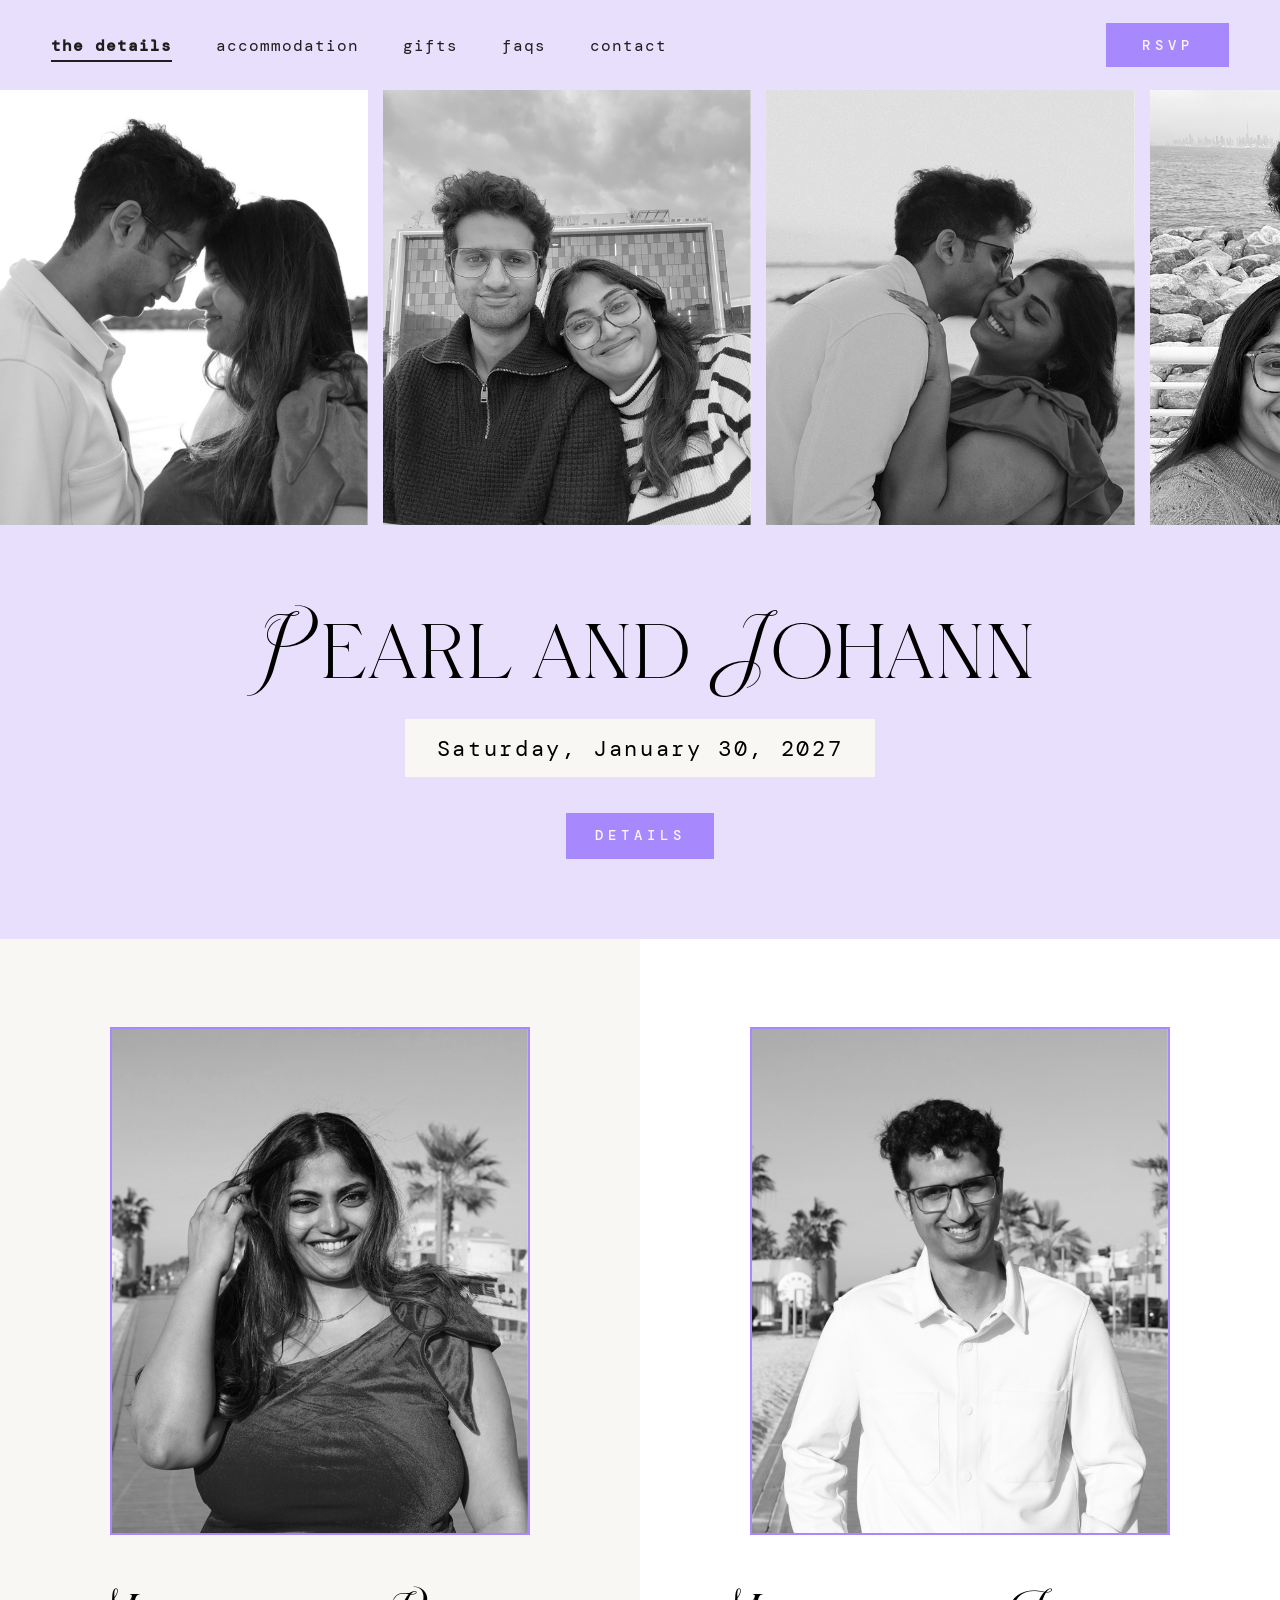
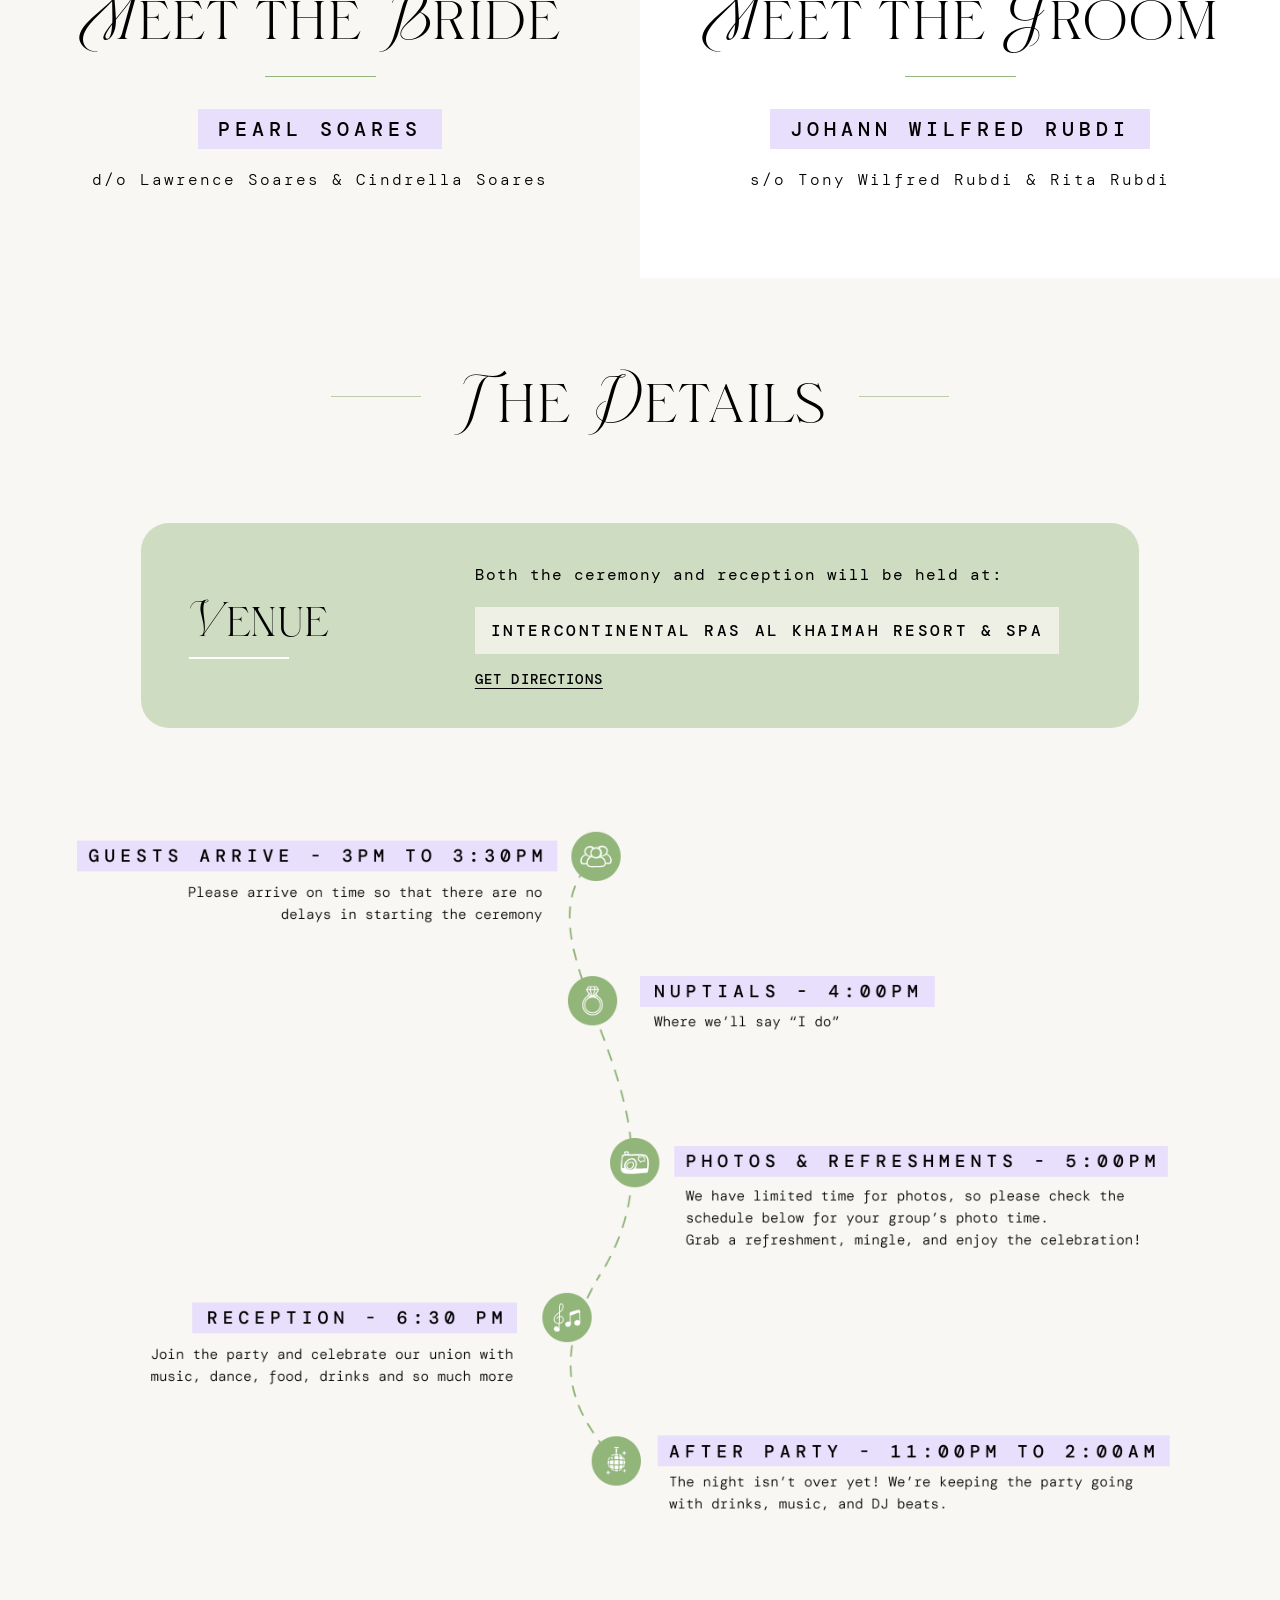
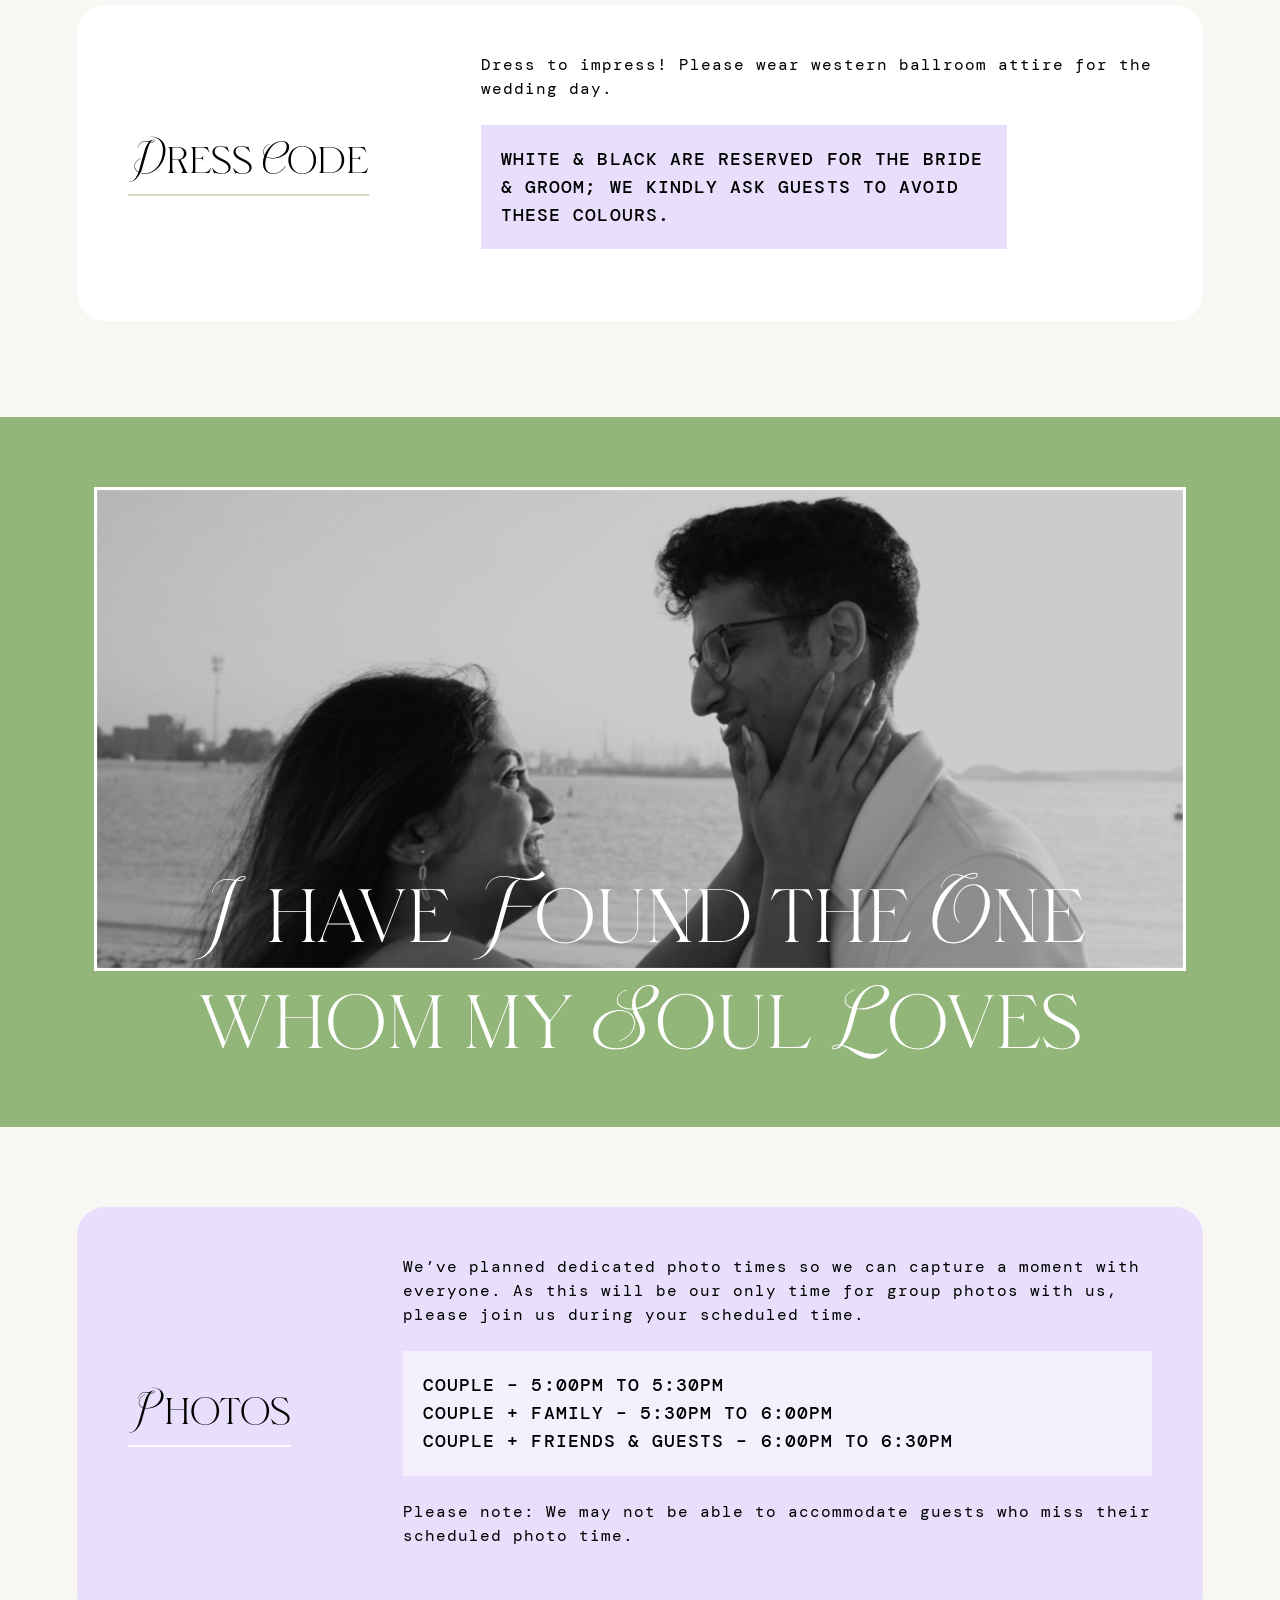
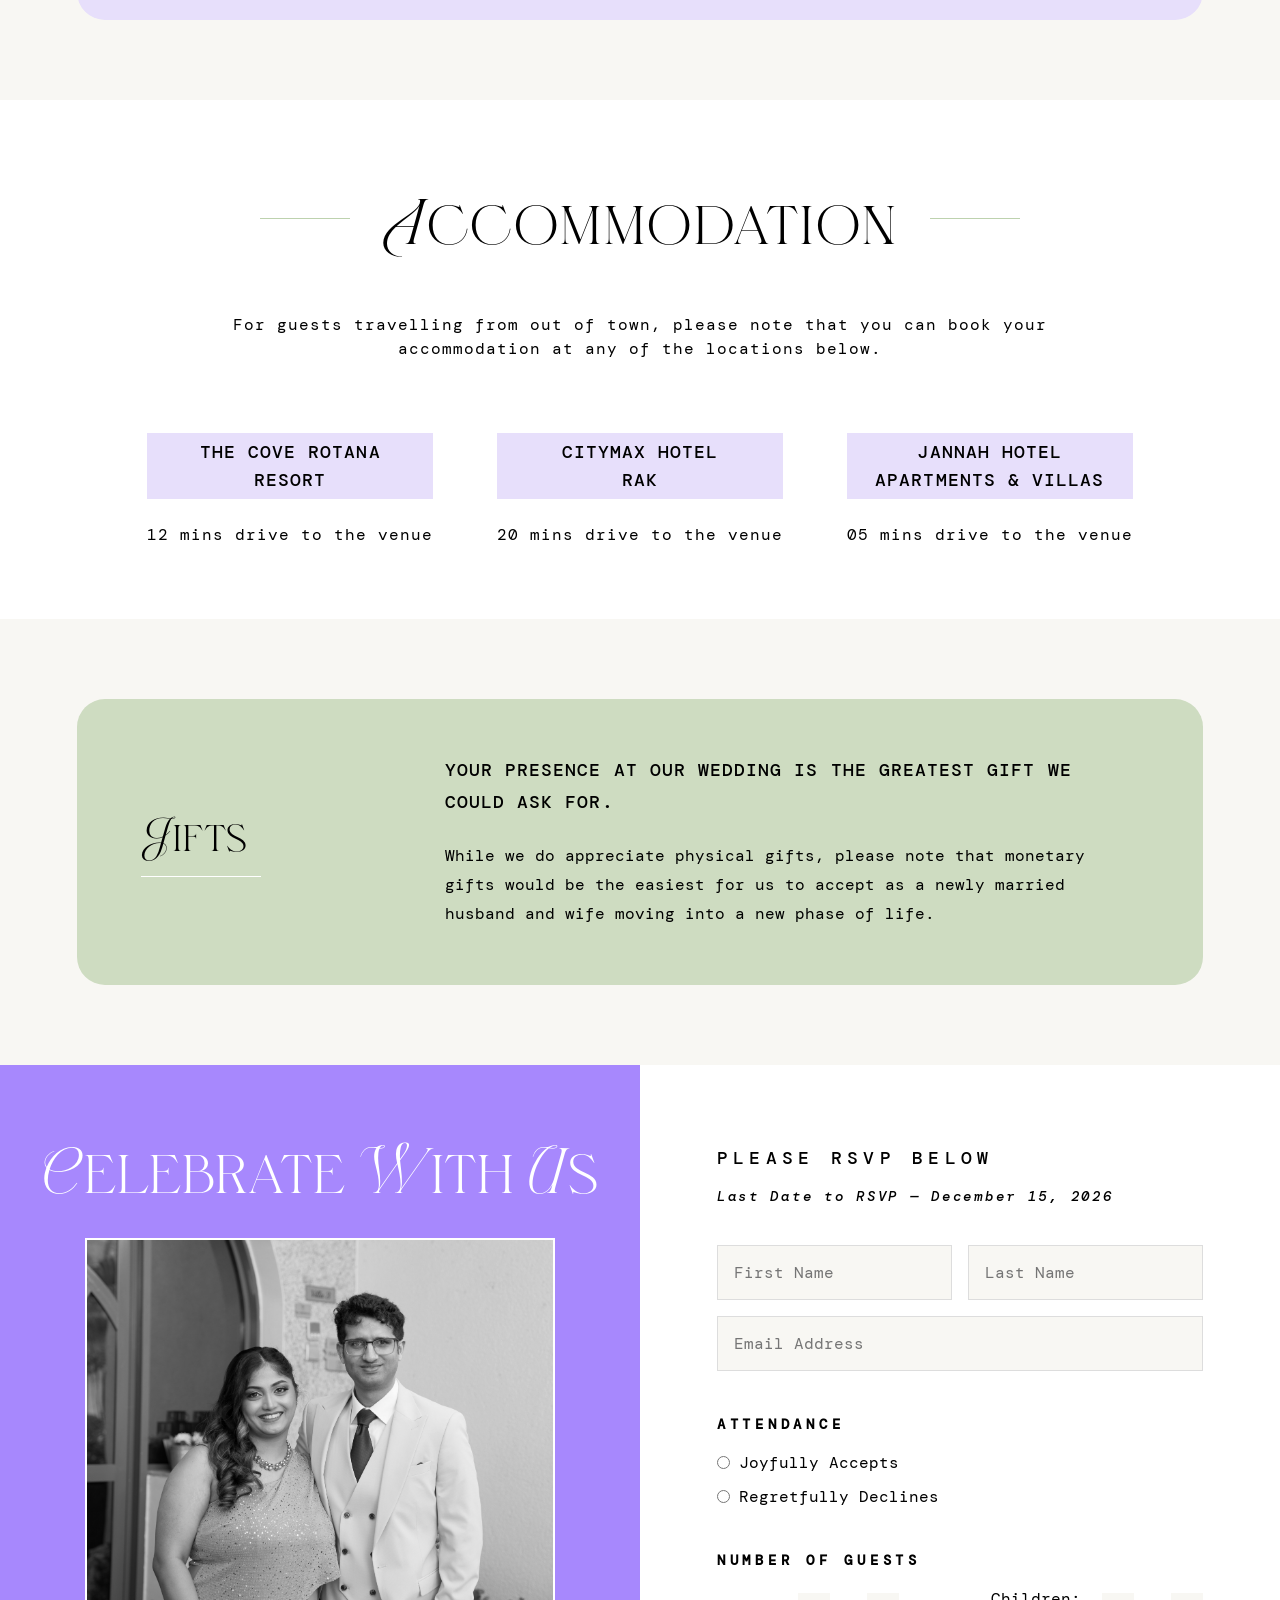
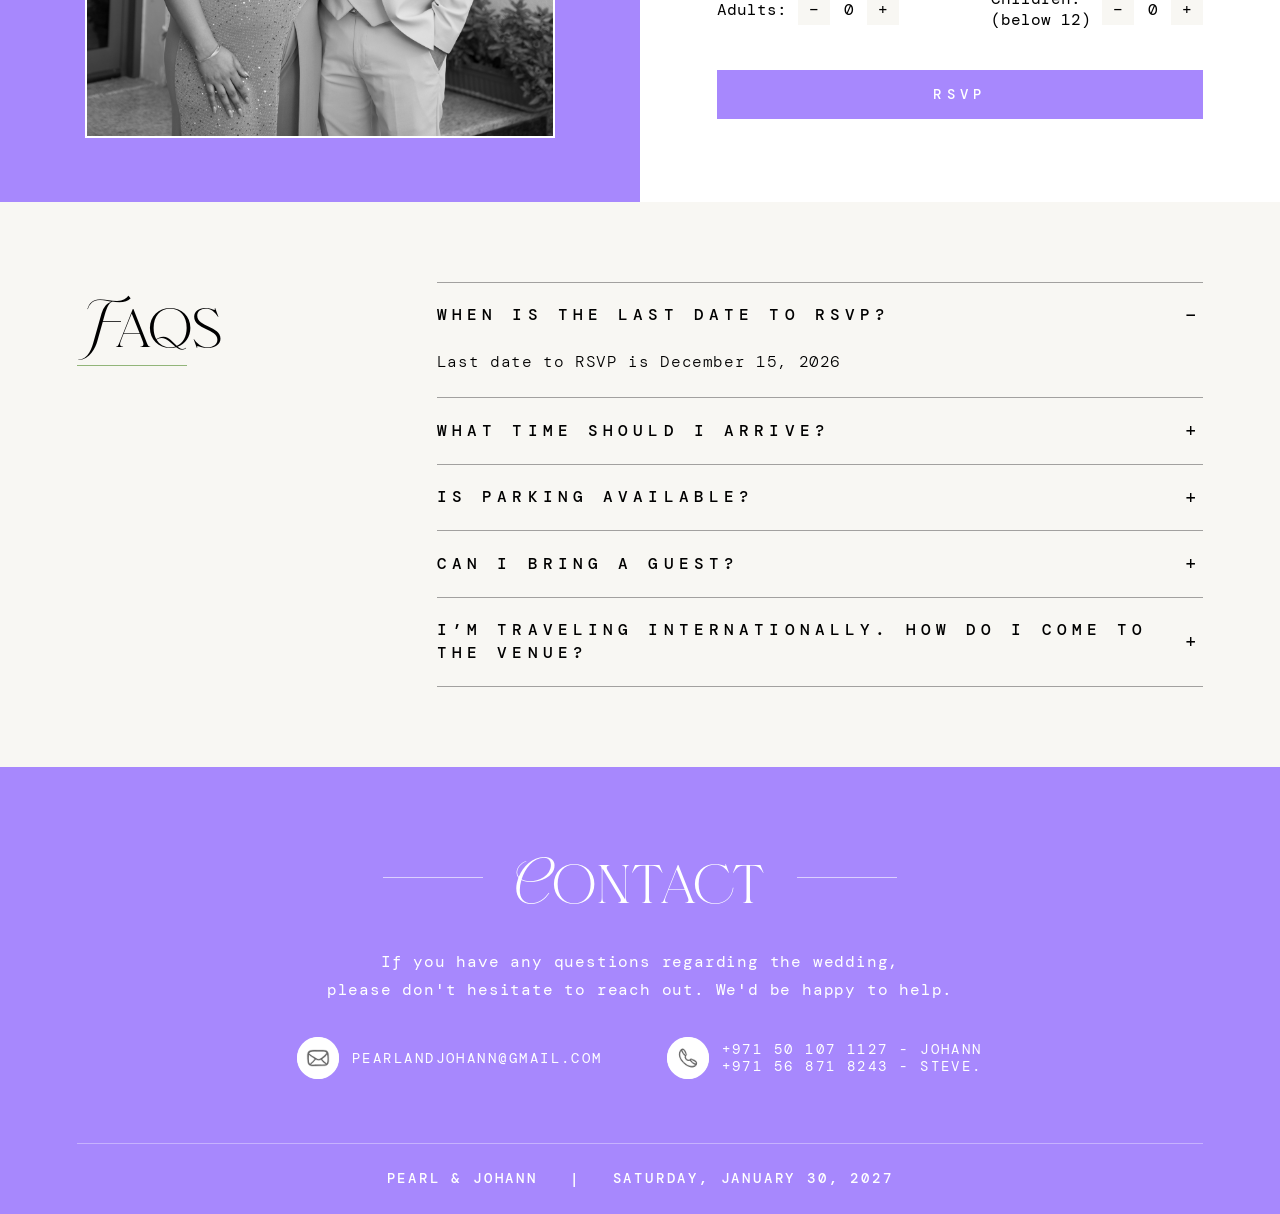
<file: index.html>
<!DOCTYPE html>
<html lang="en">

<head>
  <meta charset="utf-8" />
  <meta content="width=device-width, initial-scale=1.0" name="viewport" />
  <title>
    Pearl &amp; Johann &mdash; January 30, 2027
  </title>
  <link href="https://fonts.googleapis.com" rel="preconnect" />
  <link crossorigin="" href="https://fonts.gstatic.com" rel="preconnect" />
  <link href="https://fonts.googleapis.com/css2?family=DM+Mono:ital,wght@0,300;0,400;0,500;1,400&amp;display=swap"
    rel="stylesheet" />
  <link href="css/style.css" rel="stylesheet" />
</head>

<body>
  <header class="site-header">
    <nav class="nav">
      <div class="nav-inner">
        <button aria-controls="mobile-menu" aria-expanded="false" aria-label="Open menu" class="hamburger">
          <img alt="" src="assets/icons/hamburger.png" />
        </button>
        <ul class="nav-links">
          <li>
            <a class="active" href="#details">
              the details
            </a>
          </li>
          <li>
            <a href="#accommodation">
              accommodation
            </a>
          </li>
          <li>
            <a href="#gifts">
              gifts
            </a>
          </li>
          <li>
            <a href="#faqs">
              faqs
            </a>
          </li>
          <li>
            <a href="#contact">
              contact
            </a>
          </li>
        </ul>
        <a class="btn btn-cta nav-rsvp" href="#rsvp">
          RSVP
        </a>
      </div>
    </nav>
    <div class="mobile-menu" id="mobile-menu">
      <button aria-label="Close menu" class="mobile-menu-close">
        <span>
        </span>
        <span>
        </span>
      </button>
      <ul class="mobile-menu-links">
        <li>
          <a class="active" href="#details">
            the details
          </a>
        </li>
        <li>
          <a href="#accommodation">
            accommodation
          </a>
        </li>
        <li>
          <a href="#gifts">
            gifts
          </a>
        </li>
        <li>
          <a href="#faqs">
            faqs
          </a>
        </li>
        <li>
          <a href="#contact">
            contact
          </a>
        </li>
      </ul>
      <a class="btn btn-cta mobile-menu-rsvp" href="#rsvp">
        RSVP
      </a>
    </div>
    <div aria-hidden="false" class="scroll-strip">
      <div class="scroll-track">
        <!-- set 1 -->
        <img alt="Pearl and Johann" height="682" src="assets/images/scroll/scroll-1.jpg" width="577" />
        <img alt="Pearl and Johann" height="682" src="assets/images/scroll/scroll-2.jpg" width="577" />
        <img alt="Pearl and Johann" height="682" src="assets/images/scroll/scroll-3.jpg" width="577" />
        <img alt="Pearl and Johann" height="682" src="assets/images/scroll/scroll-4.jpg" width="577" />
        <img alt="Pearl and Johann" height="682" src="assets/images/scroll/scroll-5.jpg" width="577" />
        <img alt="Pearl and Johann" height="682" src="assets/images/scroll/scroll-6.jpg" width="577" />
        <!-- set 2 (duplicate for seamless loop) -->
        <img alt="" aria-hidden="true" height="682" src="assets/images/scroll/scroll-1.jpg" width="577" />
        <img alt="" aria-hidden="true" height="682" src="assets/images/scroll/scroll-2.jpg" width="577" />
        <img alt="" aria-hidden="true" height="682" src="assets/images/scroll/scroll-3.jpg" width="577" />
        <img alt="" aria-hidden="true" height="682" src="assets/images/scroll/scroll-4.jpg" width="577" />
        <img alt="" aria-hidden="true" height="682" src="assets/images/scroll/scroll-5.jpg" width="577" />
        <img alt="" aria-hidden="true" height="682" src="assets/images/scroll/scroll-6.jpg" width="577" />
      </div>
    </div>
    <div class="hero">
      <h1 class="hero-title">
        Pearl and Johann
      </h1>
      <div class="hero-date">
        Saturday, January 30, 2027
      </div>
      <a class="btn btn-cta hero-details-btn" href="#details">
        DETAILS
      </a>
    </div>
  </header>
  <section class="meet" id="meet">
    <div class="meet-col meet-bride">
      <div class="meet-photo-wrap">
        <img alt="Pearl Soares" class="meet-photo" src="assets/images/meet/pearl.jpg" />
      </div>
      <h2 class="meet-heading">
        Meet the Bride
      </h2>
      <hr class="title-divider" />
      <span class="meet-name-pill">
        Pearl Soares
      </span>
      <p class="meet-parent">
        d/o Lawrence Soares &amp; Cindrella&nbsp;Soares
      </p>
    </div>
    <div class="meet-col meet-groom">
      <div class="meet-photo-wrap">
        <img alt="Johann Wilfred Rubdi" class="meet-photo" src="assets/images/meet/johann.jpg" />
      </div>
      <h2 class="meet-heading">
        Meet the Groom
      </h2>
      <hr class="title-divider" />
      <span class="meet-name-pill">
        Johann Wilfred Rubdi
      </span>
      <p class="meet-parent">
        s/o Tony Wilfred Rubdi &amp; Rita&nbsp;Rubdi
      </p>
    </div>
  </section>
  <section class="details-section" id="details">
    <div class="details-heading">
      <span class="details-heading-line">
      </span>
      <h2 class="details-title">
        The Details
      </h2>
      <span class="details-heading-line">
      </span>
    </div>
    <hr class="title-divider title-divider--details" />
    <section class="venue-section">
      <div class="venue-card">
        <div class="venue-left">
          <h3 class="venue-title">
            Venue
          </h3>
          <span class="venue-line">
          </span>
        </div>
        <div class="venue-right">
          <p class="venue-intro">
            Both the ceremony and reception will be held at:
          </p>
          <div class="venue-address">
            INTERCONTINENTAL RAS AL KHAIMAH
            RESORT &amp; SPA
          </div>
          <a class="venue-map-link"
            href="https://www.google.com/maps/dir//InterContinental+Ras+Al+Khaimah+Mina+Al+Arab+Resort+%26+Spa,+an+IHG+Hotel,+Hayat+Island+-+Al+Riffa+-+Ras+Al+Khaimah"
            rel="noopener noreferrer" target="_blank">
            GET DIRECTIONS
          </a>
        </div>
      </div>
    </section>
    <div class="timeline">
      <picture>
        <source media="(max-width: 720px)" srcset="assets/images/details/roadmap-mobile.png" />
        <img alt="" class="timeline-image" height="1300" role="presentation"
          src="assets/images/details/roadmap-desktop.png" width="2560" />
      </picture>
      <!-- accessible equivalent of the roadmap graphic above, for screen readers only -->
      <ol class="sr-only timeline-accessible-list">
        <li>
          <span class="timeline-accessible-time">
            Guests arrive at venue &ndash; 3:00 PM.
          </span>
          Please arrive on time so that there are no delays in starting the ceremony.
        </li>
        <li>
          <span class="timeline-accessible-time">
            Ceremony &ndash; 4:00 PM.
          </span>
          Where we'll say &ldquo;I do&rdquo;.
        </li>
        <li>
          <span class="timeline-accessible-time">
            Photoshoot &ndash; 5:00 PM.
          </span>
          Photos with all our loved ones.
        </li>
        <li>
          <span class="timeline-accessible-time">
            Reception &ndash; 6:30 PM.
          </span>
          Join the party and celebrate our union with music, dance, food, drinks and so much more.
        </li>
      </ol>
    </div>
    <!--Dresscode start-->
    <div class="info-card info-card--dresscode">
      <div class="info-card-col-right">
        <h3 class="info-card-heading">
          Dress Code
        </h3>
        <span class="info-card-underline info-card-underline--dresscode">
        </span>
      </div>
      <div class="info-card-col-right">
        <p class="info-card-intro">
          Dress to impress! Please wear western ballroom attire for the
          <br />
          wedding day.
        </p>
        <div class="info-card-box info-card-box--dress">
          white &amp; black are reserved for the
          bride &amp; groom; we kindly ask guests to avoid these colours.
        </div>
      </div>
    </div>
    <!--Dresscode end-->
  </section>
  <!--Banner start-->
  <section class="banner">
    <div class="banner_pic">
      <picture>
        <source media="(max-width: 720px)" srcset="assets/images/Banner/PJ_banner_mobile.svg" />
        <img alt="" class="banner_image" height="1300" role="presentation"
          src="assets/images/Banner/PJ_banner_desktop.svg" width="2560" />
      </picture>
    </div>
  </section>
  <!--Banner ends-->
  <!--Photos start-->
  <section class="photos-section" id="photos">
    <div class="info-card info-card--photos phts">
      <div class="info-card-col-right">
        <h3 class="info-card-heading">
          Photos
        </h3>
        <span class="info-card-underline info-card-underline--photos">
        </span>
      </div>
      <div class="info-card-col-right">
        <p class="info-card-intro">
          We’ve planned dedicated photo times so we can capture a moment with everyone. 
          As this will be our only time for group photos with us, please join us during your scheduled time.
        </p>
        <div class="info-card-box info-card-box--photos">
          COUPLE &ndash; 5:00PM TO 5:30PM
          <br />
          COUPLE + FAMILY &ndash; 5:30PM TO 6:00PM
          <br />
          COUPLE + FRIENDS &amp; GUESTS &ndash; 6:00PM TO 6:30PM
        </div>
        <p class="info-card-intro">
          Please note: We may not be able to accommodate guests who miss their scheduled photo time.
        </p>
      </div>
    </div>
  </section>
  <!--Photos end-->
  <!--Accomodation Start-->
  <section class="accomodation-section" id="accommodation">
    <div class="details-heading">
      <span class="details-heading-line">
      </span>
      <h2 class="details-title">
        Accommodation
      </h2>
      <span class="details-heading-line">
      </span>
    </div>
    <hr class="title-divider title-divider--details" />
    <p class="info-card-acc">
      For guests travelling from out of town, please note that you can book your
      <br />
      accommodation at any of the locations below.
    </p>
    <div class="info-card info-card--acc">
      <div class="info-card-col-left">
        <div class="info-card-box info-card-box--acc accomodation">
          The Cove Rotana
          <br />
          Resort
        </div>
        <p class="info-card-intro">
          12 mins drive to the venue
        </p>
      </div>
      <div class="info-card-col-middle">
        <div class="info-card-box info-card-box--acc accomodation">
          citymax hotel
          <br />
          raK
        </div>
        <p class="info-card-intro">
          20 mins drive to the venue
        </p>
      </div>
      <div class="info-card-col-right">
        <div class="info-card-box info-card-box--acc accomodation">
          Jannah Hotel
          <br />
          Apartments &amp; Villas
        </div>
        <p class="info-card-intro">
          05 mins drive to the venue
        </p>
      </div>
    </div>
  </section>
  <!--Accomodation End-->
  <!-- =========================
     GIFTS
========================= -->
  <section class="gifts-section" id="gifts">
    <div class="gifts-card">
      <div class="gifts-title-wrap">
        <h2 class="gifts-title">
          Gifts
        </h2>
        <span class="gifts-line">
        </span>
      </div>
      <div class="gifts-content">
        <p class="gifts-small">
          Your presence at our wedding is the greatest gift we could ask for.
        </p>
        <p class="gifts-message">
          While we do appreciate physical gifts, please note that monetary gifts would be the easiest for us
          to accept as a newly married husband and wife moving into a new phase of life.&nbsp;
        </p>
        <!-- <a class="bank-details-btn"
          href="https://wa.me/971502915877?text=Hi%20Pearl%20and%20Johann%2C%20I%20would%20like%20to%20request%20your%20bank%20details%20for%20the%20wedding%20gift."
          rel="noopener noreferrer" target="_blank">
          REQUEST BANK DETAILS
        </a>
        -->
      </div>
    </div>
  </section>
  <!-- =========================
     RSVP
========================= -->
  <section class="rsvp-section" id="rsvp">
    <!-- LEFT SIDE -->
    <div class="rsvp-photo-side">
      <h2 class="rsvp-photo-title">
        Celebrate With Us
      </h2>
      <!-- CHANGE THIS IMAGE PATH TO YOUR RSVP PHOTO -->
      <img alt="Pearl and Johann" class="rsvp-photo" src="assets/images/form/1.jpg" />
    </div>
    <!-- RIGHT SIDE -->
    <div class="rsvp-form-side">
      <form class="rsvp-form" id="wedding-rsvp">
        <h3 class="rsvp-form-title">
          PLEASE RSVP BELOW
        </h3>
        <i class="rsvp-deadline">
        Last Date to RSVP &mdash; December 15, 2026
        </i>
        <div class="rsvp-name-row">
          <input name="firstName" placeholder="First Name" required="" type="text" />
          <input name="lastName" placeholder="Last Name" required="" type="text" />
        </div>
        <input name="email" placeholder="Email Address" required="" type="email" />
        <div class="rsvp-field">
          <p class="rsvp-label">
            ATTENDANCE
          </p>
         <!-- <label class="radio-row">
            <input checked="" name="attendance" type="radio" value="I'll be there for the Nuptials" />
            <span>
              I'll be there for the Nuptials
            </span>
          </label>
          <label class="radio-row">
            <input name="attendance" type="radio" value="I'll be there for the Reception" />
            <span>
              I'll be there for the Reception
            </span>
          </label>-->
          <label class="radio-row">
            <input name="attendance" type="radio" value="Joyfully Accepts" />
            <span>
              Joyfully Accepts
            </span>
          </label>
          <label class="radio-row">
            <input name="attendance" type="radio" value="Regretfully Declines" />
            <span>
              Regretfully Declines
            </span>
          </label>
        </div>
        <div class="rsvp-field">
          <p class="rsvp-label">
            NUMBER OF GUESTS
          </p>
          <div class="guest-counts">
            <div class="guest-counter">
              <span>
                Adults:
              </span>
              <button class="counter-minus" type="button">
                &minus;
              </button>
              <span class="counter-value" data-input="adults">
                0
              </span>
              <button class="counter-plus" type="button">
                +
              </button>
              <input name="adults" type="hidden" value="0" />
            </div>
            <div class="guest-counter">
              <span>
                Children:
                <br />
                (below 12)
              </span>
              <button class="counter-minus" type="button">
                &minus;
              </button>
              <span class="counter-value" data-input="children">
                0
              </span>
              <button class="counter-plus" type="button">
                +
              </button>
              <input name="children" type="hidden" value="0" />
            </div>
          </div>
          <!-- Guest validation message -->
          <p aria-live="polite" class="guest-error" id="guest-error">
            Please select at least 1 guest attending.
          </p>
        </div>
        <button class="rsvp-submit" type="submit">
          RSVP
        </button>
      </form>
    </div>
  </section>
  <!-- =========================
     FAQS
========================= -->
  <section class="faq-section" id="faqs">
    <div class="faq-heading-col">
      <h2 class="faq-title">
        Faqs
      </h2>
      <span class="faq-title-line">
      </span>
    </div>
    <div class="faq-list">
      <div class="faq-item">
        <button class="faq-question" type="button">
          <span>
            WHEN IS THE LAST DATE TO RSVP?
          </span>
          <span class="faq-icon">
            &minus;
          </span>
        </button>
        <div class="faq-answer is-open">
          <p>
            Last date to RSVP is December 15, 2026 
          </p>
        </div>
      </div>
      <div class="faq-item">
        <button class="faq-question" type="button">
          <span>
            WHAT TIME SHOULD I ARRIVE? 
          </span>
          <span class="faq-icon">
            +
          </span>
        </button>
        <div class="faq-answer">
          <p>
            Please arrive by 3:00pm - 3:30pm to allow time for parking and seating.
          </p>
        </div>
      </div>
      <div class="faq-item">
        <button class="faq-question" type="button">
          <span>
            IS PARKING AVAILABLE?
          </span>
          <span class="faq-icon">
            +
          </span>
        </button>
        <div class="faq-answer">
          <p>
            Yes, complimentary valet parking is available at the venue.
          </p>
        </div>
      </div>
      <div class="faq-item">
        <button class="faq-question" type="button">
          <span>
            CAN I BRING A GUEST?
          </span>
          <span class="faq-icon">
            +
          </span>
        </button>
        <div class="faq-answer">
          <p>
           While we would love to accommodate as many guests as possible, 
           please note that the wedding will be conducted on an invite-only basis. <br><br>

           We kindly ask that the wedding website and event details not be 
           shared beyond those invited. Please reach out if you have any issues making your RSVP.
          </p>
        </div>
      </div>
      <div class="faq-item">
        <button class="faq-question" type="button">
          <span>
            I&rsquo;M TRAVELING INTERNATIONALLY. HOW DO I COME TO THE VENUE?
          </span>
          <span class="faq-icon">
            +
          </span>
        </button>
        <div class="faq-answer">
          <p>
            Please plan for your commute to the venue well in advance. Note the
            following airports for Sharjah, Dubai, Abu Dhabi, and Ras Al Khaimah
            and their commute time to the Intercontinental in RAK.
          </p>
          <ul>
            <li>
              Ras Al Khaimah International Airport (RKT) &ndash; 30 to 40 minutes
            </li>
            <li>
              Sharjah International Airport (SHJ) &ndash; 50 to 60 minutes
            </li>
            <li>
              Dubai International Airport (DXB) &ndash; 65 to 80 minutes
            </li>
            <li>
              Al Maktoum International Airport (DWC) &ndash; 1 hour 45 minutes to 2 hours
            </li>
            <li>
              Zayed International Airport (AUH) &ndash; 2 hours to 2 hours 30 minutes
            </li>
          </ul>
        </div>
      </div>
      </div>
    </div>
  </section>
  <!-- =========================
     CONTACT
========================= -->
  <section class="contact-section" id="contact">
    <div class="contact-heading">
      <span class="contact-line">
      </span>
      <h2 class="contact-title">
        Contact
      </h2>
      <span class="contact-line">
      </span>
    </div>
    <p class="contact-copy">
      If you have any questions regarding the wedding,
      <br />
      please don't hesitate to reach out. We'd be happy to help.
    </p>
    <div class="contact-details">
      <a class="contact-item" href="mailto:pearlandjohann@gmail.com">
        <span class="contact-icon">
          <img alt="" src="assets/icons/mail.png" />
        </span>
        <span>
          PEARLANDJOHANN@GMAIL.COM
        </span>
      </a>
      <div class="contact-item">
        <span class="contact-icon">
          <img alt="" src="assets/icons/phone.png" />
        </span>
        <span>
          +971 50 107 1127 - JOHANN<br>+971 56 871 8243 - STEVE. 
       </span>
      </div>
    </div>
    <div class="contact-footer">
      <span>
        PEARL &amp; JOHANN
      </span>
      <span class="footer-divider">
        |
      </span>
      <span>
        SATURDAY, JANUARY 30, 2027
      </span>
    </div>
  </section>
  <script src="js/script.js">
  </script>
</body>

</html>
</file>
<file: css/style.css>
/* ------------------------- */
/* Fonts */
/* ------------------------- */
@font-face {
  font-family: "Belove Melody";
  src: url("../assets/fonts/BeloveMelody-Regular.otf") format("opentype");
  font-weight: normal;
  font-style: normal;
  font-display: swap;
}

/* ------------------------- */
/* Custom properties */
/* ------------------------- */
:root {
  --color-purple-100: #e7dffb;
  --color-purple-800: #a788fd;
  --color-beige: #f8f7f3;
  --color-white: #ffffff;
  --color-text: #000000;
  --color-nav-text: #1E1E1E;
  --color-green-100: #cedcc1;
  --color-green-800: #92b579;
  --font-mono: "DM Mono", monospace;
  --font-display: "Belove Melody", cursive;
  --nav-height: 90px;
  --max-width: 1680px;
  --fs-hero: clamp(2.75rem, 8vw, 90px);
  --fs-section-title: clamp(2.5rem, 5vw, 4.5rem);
  --fs-subheading: clamp(2.75rem, 3vw, 3rem);
  --fs-body: 1rem;
  --fs-small: 0.85rem;
  --fs-micro: 0.75rem;
}

/* ------------------------- */
/* Reset / base */
/* ------------------------- */
* {
  margin: 0;
  padding: 0;
  box-sizing: border-box;
}

body {
  font-family: var(--font-mono);
  font-size: 16px;
  color: var(--color-text);
  background: var(--color-beige);
  -webkit-font-smoothing: antialiased;
}

a {
  text-decoration: none;
  color: inherit;
}

ul {
  list-style: none;
}

img {
  display: block;
  max-width: 100%;
}

/* ------------------------- */
/* Buttons */
/* ------------------------- */
.btn {
  display: inline-flex;
  align-items: center;
  justify-content: center;
  font-family: var(--font-mono);
  font-size: var(--fs-small);
  font-weight: 500;
  letter-spacing: 5px;
  text-transform: uppercase;
  padding: 0.9rem 1.8rem;
  border: none;
  cursor: pointer;
  transition: transform 0.2s ease, opacity 0.2s ease;
}

.btn-cta {
  background: var(--color-purple-800);
  color: var(--color-beige);
}

.btn-cta:hover {
  opacity: 0.88;
}

/* ------------------------- */
/* Header / Nav */
/* ------------------------- */
.site-header {
  background: var(--color-purple-100);
  position: relative;
  padding-top: var(--nav-height);
}

.nav {
  position: fixed;
  top: 0;
  left: 0;
  right: 0;
  z-index: 100;
  background: transparent;
  transition: background-color 0.3s ease, box-shadow 0.3s ease;
}

.nav.nav-scrolled {
  background: #ffffff;
  box-shadow: 0 2px 12px rgba(0, 0, 0, 0.04);
}

.nav-inner {
  display: flex;
  align-items: center;
  justify-content: space-between;
  height: var(--nav-height);
  padding: 0 4vw;
  max-width: var(--max-width);
  margin: 0 auto;
}

.nav-links {
  display: flex;
  align-items: center;
  gap: 2.75rem;
}

.nav-links a {
  font-family: var(--font-mono);
  font-size: 1rem;
  letter-spacing: 1px;
  color: var(--color-nav-text);
  padding-bottom: 4px;
  border-bottom: 2px solid transparent;
  transition: border-color 0.2s ease;
}

.nav-links a:hover,
.nav-links a.active {
  border-bottom-color: var(--color-nav-text);
}

.nav-links a.active {
  font-weight: 700;
}

.nav-rsvp {
  padding: 0.85rem 2.2rem;
}

/* ------------------------- */
/* Hamburger (mobile only) */
/* ------------------------- */
.hamburger {
  display: none;
  align-items: center;
  justify-content: center;
  width: 32px;
  height: 32px;
  background: none;
  border: none;
  cursor: pointer;
  padding: 0;
}

.hamburger img {
  width: 26px;
  height: auto;
}

/* ------------------------- */
/* Mobile menu overlay */
/* ------------------------- */
.mobile-menu {
  display: none;
  position: fixed;
  top: 100%;
  left: 0;
  right: 0;
  height: 466px;
  z-index: 100;
  background: var(--color-beige);
  flex-direction: column;
  align-items: center;
  justify-content: center;
  gap: 2.75rem;
  text-align: center;
  overflow-y: auto;
  box-shadow: 0 12px 24px rgba(0, 0, 0, 0.08);
  transform: translateY(-8px);
  opacity: 0;
  pointer-events: none;
  transition: transform 0.3s ease, opacity 0.3s ease;
}

.mobile-menu.is-open {
  transform: translateY(0);
  opacity: 1;
  pointer-events: auto;
}

.mobile-menu-close {
  position: absolute;
  top: 1.75rem;
  left: 1.5rem;
  width: 32px;
  height: 32px;
  background: none;
  border: none;
  cursor: pointer;
  padding: 0;
}

.mobile-menu-close span {
  position: absolute;
  top: 50%;
  left: 0;
  width: 100%;
  height: 2px;
  background: var(--color-text);
}

.mobile-menu-close span:first-child {
  transform: rotate(45deg);
}

.mobile-menu-close span:last-child {
  transform: rotate(-45deg);
}

.mobile-menu-links {
  display: flex;
  flex-direction: column;
  gap: 2.25rem;
}

.mobile-menu-links a {
  font-family: var(--font-mono);
  font-size: 1.1rem;
  letter-spacing: 0.05em;
  color: var(--color-nav-text);
  padding-bottom: 4px;
  border-bottom: 2px solid transparent;
}

.mobile-menu-links a.active {
  font-weight: 700;
  border-bottom-color: var(--color-nav-text);
}

/* body lock when menu open */
body.menu-open {
  overflow: hidden;
}

/* ------------------------- */
/* Rolling image strip */
/* ------------------------- */
.scroll-strip {
  width: 100%;
  overflow: hidden;
  height: 34vw;
  max-height: 460px;
}

.scroll-track {
  display: flex;
  gap: 15px;
  width: max-content;
  height: 100%;
  animation: scroll-left 40s linear infinite;
  will-change: transform;
}

.scroll-track img {
  height: 100%;
  width: auto;
  aspect-ratio: 577 / 682;
  object-fit: cover;
  flex-shrink: 0;
}

@keyframes scroll-left {
  from {
    transform: translateX(0);
  }

  to {
    transform: translateX(-50%);
  }

}

@media (prefers-reduced-motion: reduce) {
  .scroll-track {
    animation: none;
  }

}

/* ------------------------- */
/* Hero */
/* ------------------------- */
.hero {
  text-align: center;
  padding: 4.5rem 1.5rem 5rem;
}

.hero-title {
  font-family: var(--font-display);
  font-weight: normal;
  font-size: var(--fs-hero);
  line-height: 1;
}

.hero-date {
  display: inline-block;
  font-family: var(--font-mono);
  font-size: clamp(0.9rem, 2vw, 22px);
  letter-spacing: 0.12em;
  background: var(--color-beige);
  padding: 0.9rem 2rem;
  margin: 2rem 0 2.25rem;
}

.hero-details-btn {
  display: block;
  width: fit-content;
  margin: 0 auto;
}

/* ------------------------- */
/* Meet the Bride / Groom */
/* ------------------------- */
.meet {
  display: flex;
  width: 100%;
}

.meet-col {
  flex: 1;
  display: flex;
  flex-direction: column;
  align-items: center;
  text-align: center;
  padding: 5.5rem 3vw;
}

.meet-bride {
  background: #f8f7f3;
}

.meet-groom {
  background: #ffffff;
}

.meet-photo-wrap {
  width: 100%;
  max-width: 420px;
  aspect-ratio: 730 / 884;
  overflow: hidden;
  border: 2px solid var(--color-purple-800);
  margin-bottom: 2.5rem;
}

.meet-photo {
  width: 100%;
  height: 100%;
  object-fit: cover;
  filter: grayscale(100%);
  transition: filter 0.5s ease;
}
.meet-photo-wrap:hover .meet-photo,
.meet-photo-wrap.is-colored .meet-photo {
  filter: grayscale(0%);
}


.meet-heading {
  font-family: var(--font-display);
  font-weight: normal;
  font-size: var(--fs-section-title);
  letter-spacing: 0.02em;
}

.title-divider {
  width: 111px;
  height: 1px;
  margin: 1.5rem 0 2rem;
  border: none;
  background: var(--color-green-800);
}

.title-divider.title-divider--details {
  display: none;
}

.meet-name-pill {
  display: flex;
  align-items: center;
  justify-content: center;
  padding: 20px;
  max-width: 100%;
  height: 35px;
  font-family: var(--font-mono);
  font-weight: 500;
  font-size: clamp(.75rem, 2vw, 1.25rem);
  letter-spacing: 5px;
  text-transform: uppercase;
  background: var(--color-purple-100);
  margin-bottom: 1.25rem;
}

.meet-parent {
  font-family: var(--font-mono);
  font-weight: 300;
  font-size: var(--fs-body);
  letter-spacing: 2px;
  color: var(--color-text);
}

/* ------------------------- */
/* The Details section */
/* ------------------------- */
.details-section {
  padding: 5rem 6vw 6rem;
  background: var(--color-beige);
}

.details-heading {
  display: flex;
  align-items: center;
  justify-content: center;
  gap: 2rem;
  margin-bottom: 3.5rem;
}

.details-heading-line {
  width: 90px;
  height: 1px;
  background: var(--color-green-800);
  opacity: 0.6;
}

.details-title {
  font-family: var(--font-display);
  font-weight: normal;
  font-size: var(--fs-section-title);
  letter-spacing: 0.02em;
}

/* ---- Venue card ---- */
.info-card {
  display: flex;
  justify-content: space-between;
  align-items: center;
  gap: 2rem;
  border-radius: 28px;
  padding: 3rem 4vw;
  max-width: 1200px;
  margin: 0 auto;
}

.info-card.info-card--venue {
  background: var(--color-green-100);
  margin: 0 auto 4rem;
}

.info-card--dresscode {
  background: var(--color-white);
}

.info-card-heading {
  font-family: var(--font-display);
  font-weight: normal;
  font-size: var(--fs-subheading);
  margin-bottom: 0.75rem;
}

.info-card-underline {
  display: block;
  height: 2px;
}

.info-card-underline--venue {
  background: #fff;
}

.info-card-underline--dresscode {
  background: var(--color-green-100);
}

.info-card-intro {
  font-family: var(--font-mono);
  font-size: var(--fs-body);
  letter-spacing: 1px;
  line-height: 24px;
  margin-bottom: 1.5rem;
}

.info-card-box {
  font-family: var(--font-mono);
  font-weight: 500;
  font-size: clamp(.85rem, 3vw, 1.1rem);
  letter-spacing: 0.06em;
  text-transform: uppercase;
  max-width: 526px;
  padding: 20px 20px;
  margin-bottom: 1.5rem;
  line-height: 1.6;
}

.accomodation {
  padding: 5px 0px !important;
}

.info-card-box.info-card-box--address {
  background: #f8f7f399;
}

.info-card-box.info-card-box--dress {
  background: var(--color-purple-100);
}

.info-card-link {
  font-family: var(--font-mono);
  font-size: 0.95rem;
  letter-spacing: 0.05em;
  text-decoration: underline;
  text-underline-offset: 4px;
  font-weight: 500;
}

/* ---- Zigzag timeline ---- */
.timeline {
  max-width: 1200px;
  margin: 0 auto 4rem;
}

.timeline-image {
  display: block;
  width: 100%;
  height: auto;
}

/* Visually hides content while keeping it in the accessibility tree —
   the standard, widely-tested pattern (used by WordPress, Bootstrap, etc.)
   Do not use `display: none` or `visibility: hidden` here, both of which
   would hide it from screen readers too. */
.sr-only {
  position: absolute;
  width: 1px;
  height: 1px;
  padding: 0;
  margin: -1px;
  overflow: hidden;
  clip: rect(0, 0, 0, 0);
  white-space: nowrap;
  border: 0;
}

.timeline-accessible-time {
  font-weight: 700;
}

/* ---- Banner Section ---- */
.banner_pic {
  margin: 0 auto;
}

.banner_image {
  display: block;
  width: 100%;
  height: auto;
}

/* ---- Photos section ---- */
.photos-section {
  background: var(--color-beige);
  padding: 5rem 6vw;
}

.info-card.info-card--photos {
  background: var(--color-purple-100);
}

.info-card-underline--photos {
  background: var(--color-white);
}

.info-card-box.info-card-box--photos {
  background: #ffffff8b;
  max-width: 100%;
}

/* ------------------------- */
/* The Accomodation section */
/* ------------------------- */
.accomodation-section {
  padding: 5rem 6rem 0rem 6rem;
  background: var(--color-white);
}

.info-card-acc {
  font-family: var(--font-mono);
  font-size: var(--fs-body);
  letter-spacing: 1px;
  line-height: 24px;
  margin-bottom: 1.5rem;
  text-align: center;
}

.info-card-box.info-card-box--acc {
  background: var(--color-purple-100);
  text-align: center;
}

/* ------------------------- */
/* Tablet */
/* ------------------------- */
@media (max-width: 1024px) and (min-width: 721px) {
  .nav-links {
    gap: 1.75rem;
  }

  .nav-links a {
    font-size: 0.9rem;
  }

  .scroll-strip {
    height: 26vw;
    max-height: 320px;
  }

}

/* ------------------------- */
/* Mobile */
/* ------------------------- */
@media (max-width: 720px) {
  :root {
    --nav-height: 64px;
  }

  .nav-inner {
    padding: 0 5vw;
    justify-content: space-between;
  }

  .nav-links {
    display: none;
  }

  .nav-rsvp {
    padding: 0.7rem 1.6rem;
    font-size: 0.8rem;
  }

  .hamburger {
    display: flex;
  }

  .mobile-menu {
    display: flex;
    top: 0;
  }

  .scroll-strip {
    height: 88vw;
    max-height: none;
  }

  .scroll-track {
    animation: scroll-left 20s linear infinite;
  }

  .scroll-track img {
    width: 74vw;
    height: 100%;
    object-fit: cover;
    object-position: center;
  }

  .hero {
    padding: 3rem 1.25rem 3.5rem;
  }

  .hero-title {
    font-size: clamp(2.5rem, 13vw, 3.5rem);
  }

  .hero-date {
    font-size: clamp(0.8rem, 3.5vw, 1rem);
    padding: 0.75rem 1.4rem;
  }

  .meet {
    flex-direction: column;
  }

  .meet-col {
    padding: 3rem 8vw;
  }

  .meet-name-pill {
    font-size: 0.95rem;
  }

  .meet-parent {
    font-size: var(--fs-small);
    line-height: 22px;
  }

  .meet-photo-wrap {
    max-width: 100%;
  }

  .details-heading {
    margin-bottom: 1rem;
  }

  .details-heading-line {
    display: none;
  }

  .title-divider.title-divider--details {
    display: block;
    margin: 0 auto 40px;
    background: var(--color-purple-800);
  }

  .info-card {
    flex-direction: column;
    padding: 2.25rem 6vw;
  }

  .info-card-col-left {
    text-align: center;
  }

  .info-card-col-middle {
    text-align: center;
  }

  .info-card-col-right {
    text-align: center;
  }

  .accomodation-section {
    padding: 5rem 1rem 0rem 1rem;
  }

  .info-card-acc br {
    display: none;
  }

  .info-card-box--acc br {
    display: none;
  }

  .info-card-box.info-card-box--photos {
    background: #ffffff8b;
    max-width: 100%;
  }

  .info-card-intro {
    font-family: var(--font-mono);
    font-size: var(--fs-small);
    letter-spacing: 1px;
    line-height: 22px;
    margin-bottom: 1.5rem;
  }

  .info-card-acc {
    font-family: var(--font-mono);
    font-size: var(--fs-small);
    letter-spacing: 1px;
    line-height: 22px;
    margin-bottom: 1.5rem;
    text-align: center;
  }

  .info-card-box {
    font-family: var(--font-mono);
    font-weight: 500;
    font-size: 15px;
    letter-spacing: 0.06em;
    text-transform: uppercase;
    max-width: 526px;
    padding: 20px 20px;
    margin-bottom: 1.5rem;
    line-height: 1.6;
  }

}

/* =====================================================
   GIFTS SECTION
===================================================== */
.gifts-section {
  background: var(--color-beige);
  padding: 5rem 6vw;
}

.gifts-card {
  max-width: 1200px;
  margin: 0 auto;
  background: var(--color-green-100);
  border-radius: 28px;
  display: grid;
  grid-template-columns: 240px 1fr;
  align-items: center;
  padding: 3.5rem 5vw;
  gap: 4rem;
}

.gifts-title {
  font-family: var(--font-display);
  font-weight: normal;
  font-size: var(--fs-subheading);
}

.gifts-line {
  display: block;
  width: 120px;
  height: 1px;
  background: #ffffff;
  margin-top: 1rem;
}

.gifts-content {
  max-width: 700px;
}

.gifts-small {
  font-family: var(--font-mono);
  font-size: 1.1rem;
  font-weight: 500;
  line-height: 1.8;
  letter-spacing: 0.06em;
  text-transform: uppercase;
  margin-bottom: 1.5rem;
}

.gifts-message {
  font-family: var(--font-mono);
  font-size: var(--fs-body);
  line-height: 1.8;
}

.bank-details-btn {
  display: inline-block;
  margin-top: 1.75rem;
  padding: 1rem 1.5rem;
  background: #ffffff;
  border: none;
  font-family: var(--font-mono);
  font-weight: 500;
  font-size: var(--fs-small);
  line-height: 135%;
  letter-spacing: 5px;
  text-align: center;
  text-transform: uppercase;
  color: #000000;
  text-decoration: none;
  cursor: pointer;
  transition: opacity 0.2s ease;
}

.bank-details-btn:hover {
  opacity: 0.8;
}

/* =====================================================
   RSVP SECTION
===================================================== */
.rsvp-section {
  display: grid;
  grid-template-columns: 1fr 1fr;
  min-height: 650px;
}

/* LEFT PURPLE SIDE */
.rsvp-photo-side {
  background: var(--color-purple-800);
  padding: 4rem 2vw;
  display: flex;
  flex-direction: column;
  align-items: center;
}

.rsvp-photo-title {
  width: 100%;
  font-family: var(--font-display);
  font-weight: normal;
  font-size: var(--fs-section-title);
  color: #ffffff;
  margin-bottom: 2rem;
  text-align: center;
}

.rsvp-photo {
  width: 100%;
  max-width: 470px;
  height: 500px;
  object-fit: cover;
  object-position: center;
  border: 2px solid #ffffff;
  filter: grayscale(100%);
  transition: filter 0.5s ease;

}

.rsvp-photo:hover{
  filter: grayscale(0%);
  transition: filter 0.5s ease;
}

/* RIGHT FORM SIDE */
.rsvp-form-side {
  background: #ffffff;
  display: flex;
  align-items: center;
  justify-content: center;
  padding: 4rem 6vw;
}

.rsvp-form {
  width: 100%;
  max-width: 550px;
}

.rsvp-form-title {
  font-family: var(--font-mono);
  font-size: 1.1rem;
  font-weight: 500;
  letter-spacing: 0.3em;
  margin-bottom: 1rem;
}

.rsvp-name-row {
  display: grid;
  grid-template-columns: 1fr 1fr;
  gap: 1rem;
}

.rsvp-form input[type="text"],
.rsvp-form input[type="email"] {
  width: 100%;
  background: var(--color-beige);
  border: 1px solid #ddd;
  padding: 1rem;
  font-family: var(--font-mono);
  font-size: var(--fs-body);
}

.rsvp-form input[type="text"] {
  margin-bottom: 1rem;
}

.rsvp-field {
  margin-top: 2.8rem;
}

.rsvp-label {
  font-family: var(--font-mono);
  font-size: var(--fs-small);
  letter-spacing: 0.35em;
  margin-bottom: 1.2rem;
  font-weight: bold;
}

.radio-row {
  display: flex;
  align-items: center;
  gap: 0.6rem;
  margin-bottom: 0.8rem;
  font-family: var(--font-mono);
  font-size: var(--fs-body);
  cursor: pointer;
}

/* Guest counters */
.guest-counts {
  display: flex;
  justify-content: space-between;
  gap: 2rem;
}

.guest-counter {
  display: flex;
  align-items: center;
  gap: 0.7rem;
  font-family: var(--font-mono);
  font-size: var(--fs-body);
}

.guest-counter button {
  width: 32px;
  height: 32px;
  border: none;
  background: var(--color-beige);
  cursor: pointer;
  font-family: var(--font-mono);
  font-size: var(--fs-body);
}

.counter-value {
  min-width: 15px;
  text-align: center;
}

/* RSVP button */
.rsvp-submit {
  width: 100%;
  margin-top: 2.5rem;
  padding: 1rem;
  border: none;
  background: var(--color-purple-800);
  color: #ffffff;
  font-family: var(--font-mono);
  font-size: var(--fs-small);
  font-weight: 500;
  letter-spacing: 0.4em;
  cursor: pointer;
}

.rsvp-submit:hover {
  opacity: 0.88;
}

.rsvp-deadline {
  margin-top: 1.2rem;
  text-align: left;
  font-family: var(--font-mono);
  font-size: var(--fs-small);
  letter-spacing: 0.20em;
  display: flex;
  max-width: 100%;
  font-weight: 500;
  margin-bottom: 2.5rem;
}

.rsvp-deadline-date {
  font-weight: 600;
}

.radio-row input[type="radio"] {
  accent-color: black;
}

/* =====================================================
   GIFTS + RSVP MOBILE
===================================================== */
@media (max-width: 720px) {
  /* GIFTS */
  .accomodation {
    padding: 5px 15px !important;
  }

  .gifts-section {
    padding: 3rem 5vw;
  }

  .gifts-card {
    display: flex;
    flex-direction: column;
    text-align: center;
    padding: 3rem 7vw;
    gap: 1.5rem;
  }

  .gifts-title {
    font-size: 2.2rem;
  }

  .gifts-line {
    margin: 0.75rem auto 0;
  }

  .gifts-small {
    font-size: 15px;
    line-height: 1.6;
    letter-spacing: 0.06em;
  }

  .gifts-message {
    font-size: var(--fs-small);
    line-height: 22px;
  }

  .gifts-message br {
    display: none;
  }

  /* RSVP */
  .rsvp-section {
    display: block;
  }

  .rsvp-photo-side {
    padding: 3rem 6vw;
  }

  .rsvp-photo-title {
    text-align: center;
    font-size: 3rem;
  }

  .rsvp-photo {
    height: 410px;
    max-width: 100%;
  }
  

  .rsvp-form-side {
    padding: 4rem 7vw;
  }

  .rsvp-form-title {
    text-align: center;
  }

  .rsvp-name-row {
    grid-template-columns: 1fr;
    gap: 0;
  }

  .guest-counts {
    flex-direction: column;
    gap: 1.5rem;
  }

  .rsvp-form input[type="text"],
  .rsvp-form input[type="email"] {
    width: 100%;
    background: var(--color-beige);
    border: 1px solid #ddd;
    padding: 1rem;
    font-family: var(--font-mono);
    font-size: var(--fs-small);
  }

  .radio-row {
    display: flex;
    align-items: center;
    gap: 0.6rem;
    margin-bottom: 0.8rem;
    font-family: var(--font-mono);
    font-size: var(--fs-small);
    cursor: pointer;
  }

  .guest-counter {
    display: flex;
    align-items: center;
    gap: 0.7rem;
    font-family: var(--font-mono);
    font-size: var(--fs-small);
  }

  .guest-counter button {
    width: 32px;
    height: 32px;
    border: none;
    background: var(--color-beige);
    cursor: pointer;
    font-family: var(--font-mono);
    font-size: var(--fs-small);
  }

  .rsvp-deadline {
    margin-top: 1.2rem;
    max-width: 100%;
    text-align: center;
    justify-content: center;
    font-family: var(--font-mono);
    font-size: var(--fs-micro);
    letter-spacing: 0.20em;
  }

}

.rsvp-success {
  text-align: center;
  padding: 4rem 1rem;
}

.rsvp-success h3 {
  font-family: var(--font-display);
  font-size: var(--fs-section-title);
  font-weight: normal;
  color: var(--color-purple-800);
  margin-bottom: 1.5rem;
}

.rsvp-success p {
  font-family: var(--font-mono);
  font-size: 0.9rem;
  line-height: 1.8;
  letter-spacing: 0.08em;
}

/* =====================================================
   FAQ SECTION
===================================================== */
.faq-section {
  max-width: 1400px;
  margin: 0 auto;
  padding: 5rem 6vw;
  display: grid;
  grid-template-columns: 280px minmax(0, 1fr);
  align-items: start;
  gap: 5rem;
  background: var(--color-beige);
}

@media (max-width: 900px) {
  .faq-section {
    display: block;
  }

  .faq-heading-col {
    margin-bottom: 2.5rem;
    text-align: center;
  }

  .faq-title-line {
    margin: 0.7rem auto 1.5rem !important;
  }

}

/* ---------- FAQ heading ---------- */
.faq-heading-col {
  padding-top: 0.5rem;
}

.faq-title {
  margin: 0;
  font-family: var(--font-display);
  font-size: var(--fs-section-title);
  font-weight: normal;
  line-height: 1;
}

.faq-title-line {
  display: block;
  width: 110px;
  height: 1px;
  margin: 0.7rem 0 1.5rem;
  background: var(--color-green-800);
}

.faq-subtitle {
  margin: 0;
  font-family: var(--font-mono);
  font-size: 1rem;
  font-weight: 500;
  letter-spacing: 0.35em;
}

/* ---------- FAQ list ---------- */
.faq-list {
  width: 100%;
}

.faq-item {
  margin: 0;
  padding: 0;
  border-top: 1px solid rgba(0, 0, 0, 0.35);
}

.faq-item:last-child {
  border-bottom: 1px solid rgba(0, 0, 0, 0.35);
}

/* ---------- Question ---------- */
.faq-question {
  width: 100%;
  margin: 0;
  padding: 1.35rem 0;
  display: flex;
  align-items: center;
  justify-content: space-between;
  gap: 1rem;
  border: 0;
  background: transparent;
  color: var(--color-text);
  font-family: var(--font-mono);
  font-size: 1rem;
  font-weight: 500;
  line-height: 1.4;
  letter-spacing: 0.32em;
  text-align: left;
  cursor: pointer;
}

.faq-question:hover {
  opacity: 0.7;
}

/* ---------- Plus / minus ---------- */
.faq-icon {
  flex: 0 0 auto;
  display: flex;
  align-items: center;
  justify-content: center;
  width: 20px;
  height: 20px;
  margin-left: 1rem;
  font-size: 1.2rem;
  font-weight: 400;
  line-height: 1;
  transition: transform 0.3s ease;
}

.faq-item.is-open .faq-icon {
  transform: rotate(180deg);
}

/* =====================================================
   FAQ ANSWER ANIMATION

   max-height is used instead of grid-template-rows.
   This completely removes closed-answer spacing.
===================================================== */
.faq-answer {
  max-height: 0;
  margin: 0;
  padding: 0;
  overflow: hidden;
  opacity: 0;
  transform: translateY(-6px);
  transition: max-height 0.45s ease, opacity 0.3s ease, transform 0.4s ease;
}

.faq-answer.is-open {
  max-height: 500px;
  opacity: 1;
  transform: translateY(0);
}

.faq-answer p {
  margin: 0;
  padding: 0 3rem 1.35rem 0;
  font-family: var(--font-mono);
  font-size: var(--fs-body);
  font-weight: 300;
  line-height: 1.7;
  letter-spacing: 0.04em;
}

/* Space only between paragraphs inside an OPEN answer */
.faq-answer p + p {
  padding-top: 0.5rem;
}

.faq-answer ul {
  margin: 0 0 1.35rem 0;
  padding: 0 3rem 0 0;
}

.faq-answer li {
  font-family: var(--font-mono);
  font-size: var(--fs-body);
  font-weight: 300;
  line-height: 1.7;
  letter-spacing: 0.04em;
}

/* =====================================================
   CONTACT SECTION
===================================================== */
.contact-section {
  background: var(--color-purple-800);
  color: #ffffff;
  text-align: center;
  padding: 4.5rem 6vw 0;
}

.contact-heading {
  display: flex;
  justify-content: center;
  align-items: center;
  gap: 2rem;
}

.contact-line {
  width: 100px;
  height: 1px;
  background: rgba(255,255,255,0.6);
}

.contact-title {
  font-family: var(--font-display);
  font-weight: normal;
  font-size: var(--fs-section-title);
}

.contact-copy {
  margin: 2rem auto;
  font-family: var(--font-mono);
  font-size: var(--fs-body);
  line-height: 1.8;
  letter-spacing: 0.05em;
}

.contact-details {
  display: flex;
  justify-content: center;
  align-items: center;
  gap: 4rem;
  margin: 2rem 0 4rem;
}

.contact-item {
  display: flex;
  align-items: center;
  gap: 0.8rem;
  font-family: var(--font-mono);
  font-size: var(--fs-small);
  letter-spacing: 0.18em;
}

.contact-icon {
  width: 42px;
  height: 42px;
  border-radius: 50%;
  background: #ffffff;
  color: var(--color-purple-800);
  display: inline-flex;
  align-items: center;
  justify-content: center;
  font-size: 1.1rem;
}

.contact-icon img {
  width: 56px;
  height: 56px;
  object-fit: contain;
}

.contact-footer {
  border-top: 1px solid rgba(255,255,255,0.35);
  padding: 1.5rem 1rem;
  display: flex;
  justify-content: center;
  align-items: center;
  gap: 2rem;
  font-family: var(--font-mono);
  letter-spacing: 0.2em;
  font-family: DM Mono;
  font-weight: 500;
  font-size: 14px;
  line-height: 155%;
  text-align: right;
}

/* =====================================================
   RSVP GUEST VALIDATION
===================================================== */
.guest-error {
  display: none;
  margin: 14px 0 0;
  font-family: var(--font-mono);
  font-size: 11px;
  font-weight: 600;
  letter-spacing: 1px;
  line-height: 1.5;
  color: #a83b3b;
}

/* Show validation error */
.guest-error.show {
  display: block;
}

/* Optional subtle error emphasis */
.guest-counts.has-error {
  outline: 1px solid rgba(168, 59, 59, 0.45);
  outline-offset: 8px;
  border-radius: 4px;
}

/* =====================================================
   FAQ + CONTACT MOBILE
===================================================== */
@media (max-width: 720px) {
  .info-card-heading {
    font-size: 2.2rem;
    margin-bottom: 0.75rem;
  }

  .phts {
    gap: 2rem !important;
  }

  .faq-section {
    display: block;
    padding: 3.5rem 6vw;
  }

  .faq-heading-col {
    padding-top: 0;
    margin-bottom: 2.5rem;
    text-align: center;
  }

  .faq-title {
    font-size: 3rem;
  }

  .faq-title-line {
    margin: 0.7rem auto 1.5rem;
  }

  .faq-question {
    padding: 1.15rem 0;
    font-size: 15px;
    line-height: 1.5;
    letter-spacing: 0.06em;
  }

  .faq-icon {
    margin-left: 0.75rem;
  }

  .faq-answer p {
    padding: 0 1rem 1.25rem 0;
    font-size: var(--fs-small);
    line-height: 1.7;
  }

  .faq-answer li {
    font-size: var(--fs-small) !important;
    line-height: 1.7;
  }

  .contact-section {
    padding: 3.5rem 6vw 0;
  }

  .contact-heading {
    gap: 1rem;
  }

  .contact-line {
    width: 50px;
  }

  .contact-title {
    font-size: 3rem;
  }

  .contact-copy {
    font-size: 14px;
  }

  .contact-copy br {
    display: none;
  }

  .contact-details {
    flex-direction: column;
    gap: 1rem;
    align-items: flex-start;
    width: fit-content;
    margin: 2rem auto 3rem;
  }

  .contact-item {
    font-size: 14px;
    align-items:center;
  }

  .contact-icon {
    width: 34px;
    height: 34px;
  }

  .contact-footer {
    flex-wrap: wrap;
    gap: 0.5rem 1rem;
    font-size: 11px;
    line-height: 1.8;
    letter-spacing: 0px;
  }
}

.venue-section {
  padding: 2rem 5vw;
  background: var(--color-beige);
}

.venue-card {
  max-width: 1200px;
  margin: 0 auto;
  margin-bottom: 70px;
  display: grid;
  grid-template-columns: 230px 1fr;
  align-items: center;
  column-gap: 3.5rem;
  padding: 2.5rem 3rem;
  background: var(--color-green-100);
  border-radius: 28px;
}

/* LEFT SIDE */
.venue-left {
  display: flex;
  flex-direction: column;
  align-items: flex-start;
}

.venue-title {
  margin: 0;
  font-family: var(--font-display);
  font-weight: normal;
  font-size: 3rem;
  line-height: 1;
}

.venue-line {
  display: block;
  width: 100px;
  height: 2px;
  margin-top: 1rem;
  background: #ffffff;
}

/* RIGHT SIDE */
.venue-right {
  width: 100%;
  max-width: 620px;
}

.venue-intro {
  margin: 0 0 1.25rem;
  font-family: var(--font-mono);
  font-size: 1rem;
  letter-spacing: 1px;
  line-height: 1.5;
}

.venue-address {
  display: inline-block;
  padding: 0.7rem 1rem;
  background: rgba(248, 247, 243, 0.75);
  font-family: var(--font-mono);
  font-weight: 500;
  font-size: 1rem;
  letter-spacing: 0.16em;
  line-height: 1.5;
  text-transform: uppercase;
}

.venue-map-link {
  display: block;
  width: fit-content;
  margin-top: 1rem;
  font-family: var(--font-mono);
  font-size: 0.9rem;
  font-weight: 500;
  letter-spacing: 0.08em;
  color: #000000;
  text-decoration: underline;
  text-underline-offset: 4px;
}

/* TABLET */
@media (max-width: 900px) {
  .venue-card {
    grid-template-columns: 180px 1fr;
    column-gap: 2rem;
    padding: 2rem;
  }

  .venue-title {
    font-size: 2.5rem;
  }

}

/* MOBILE */
@media (max-width: 720px) {
  .venue-section {
    padding: 1.5rem 5vw;
  }

  .venue-card {
    display: flex;
    flex-direction: column;
    align-items: flex-start;
    gap: 2rem;
    padding: 2.25rem 1.5rem;
    border-radius: 22px;
  }

  .venue-left {
    width: 100%;
    align-items: center;
  }

  .venue-title {
    font-size: 2.2rem;
  }

  .venue-line {
    width: 90px;
  }

  .venue-right {
    max-width: 100%;
    align-items: center;
    display: flex;
    flex-direction: column;
  }

  .venue-intro {
    font-size: 0.9rem;
    text-align: center;
  }

  .venue-address {
    width: 100%;
    text-align: center;
    font-size: 0.88rem;
    letter-spacing: 0.12em;
  }

  .venue-map-link {
    font-size: 0.85rem;
    align-items: center;
    display: flex;
    flex-direction: column;
  }

  .bank-details-btn {
    padding: 1rem 1.3rem;
  }

}

.phts {
  gap: 7rem;
}
</file>
